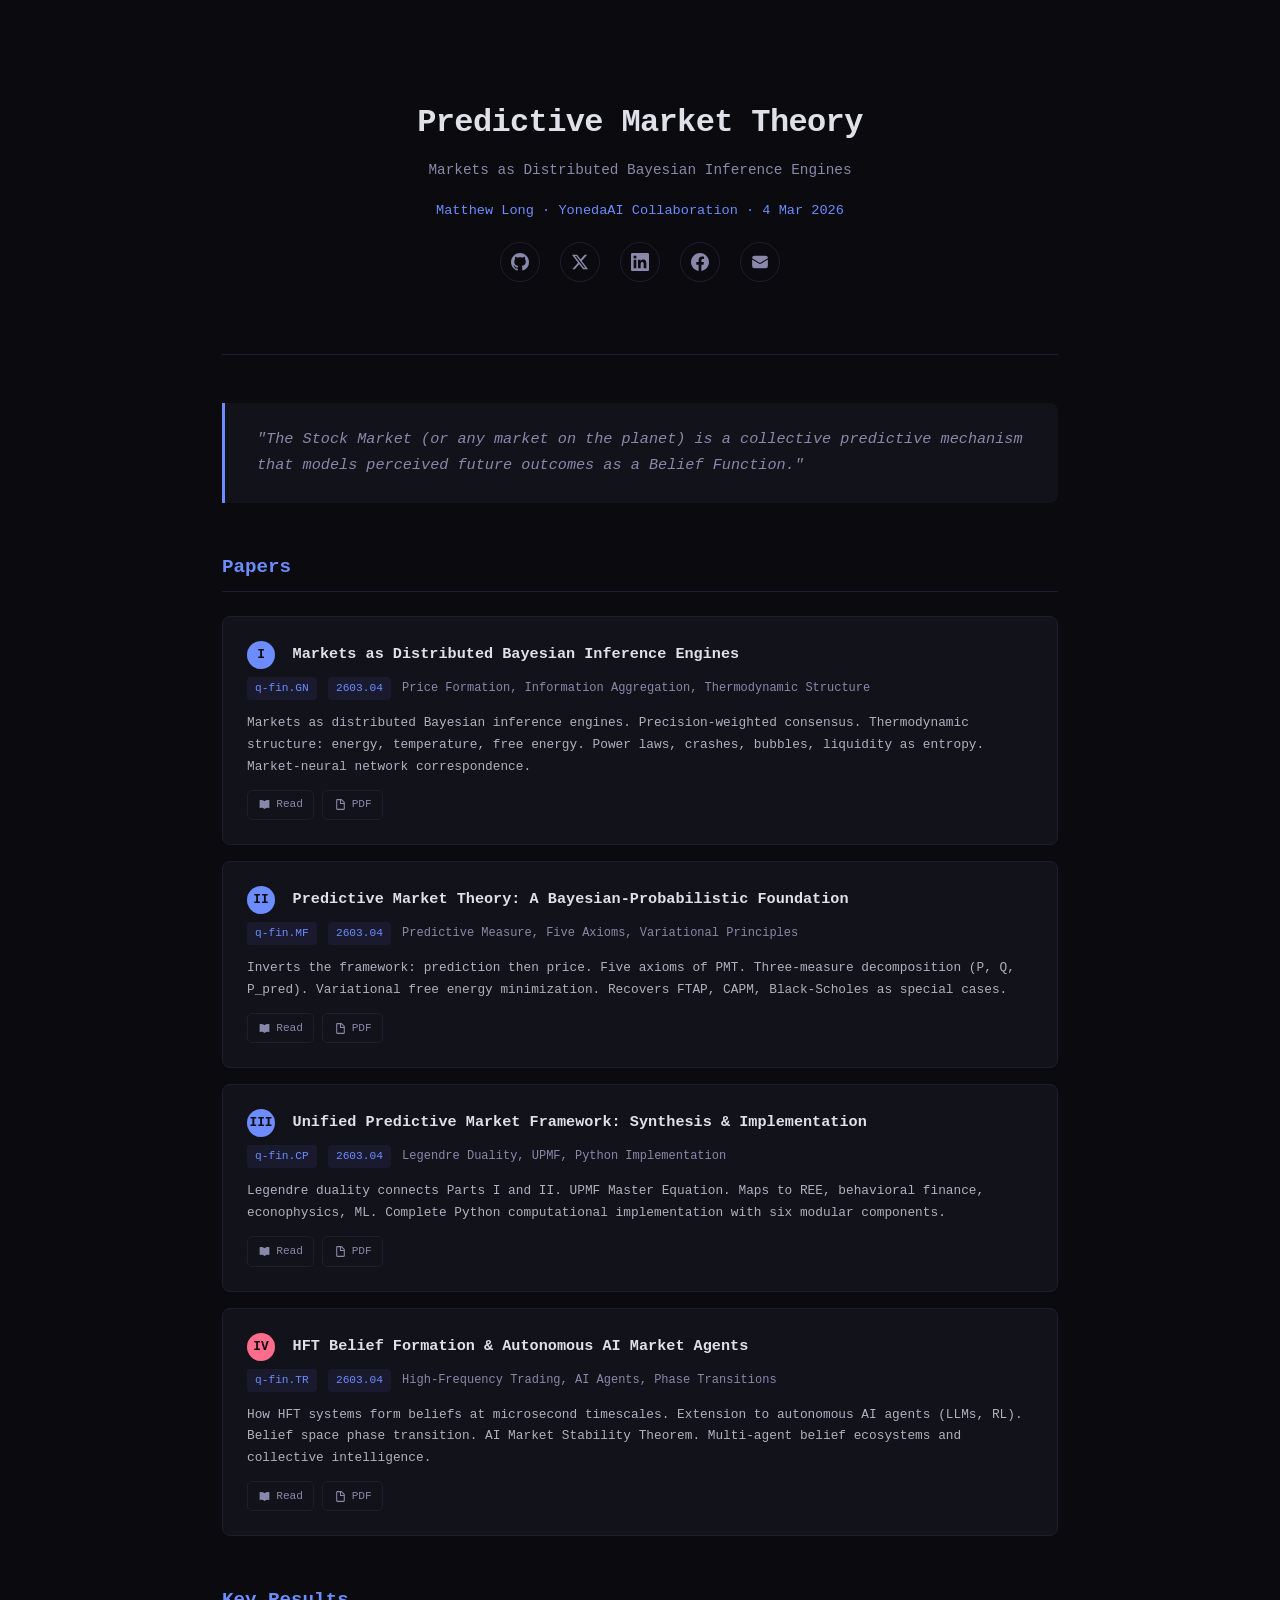
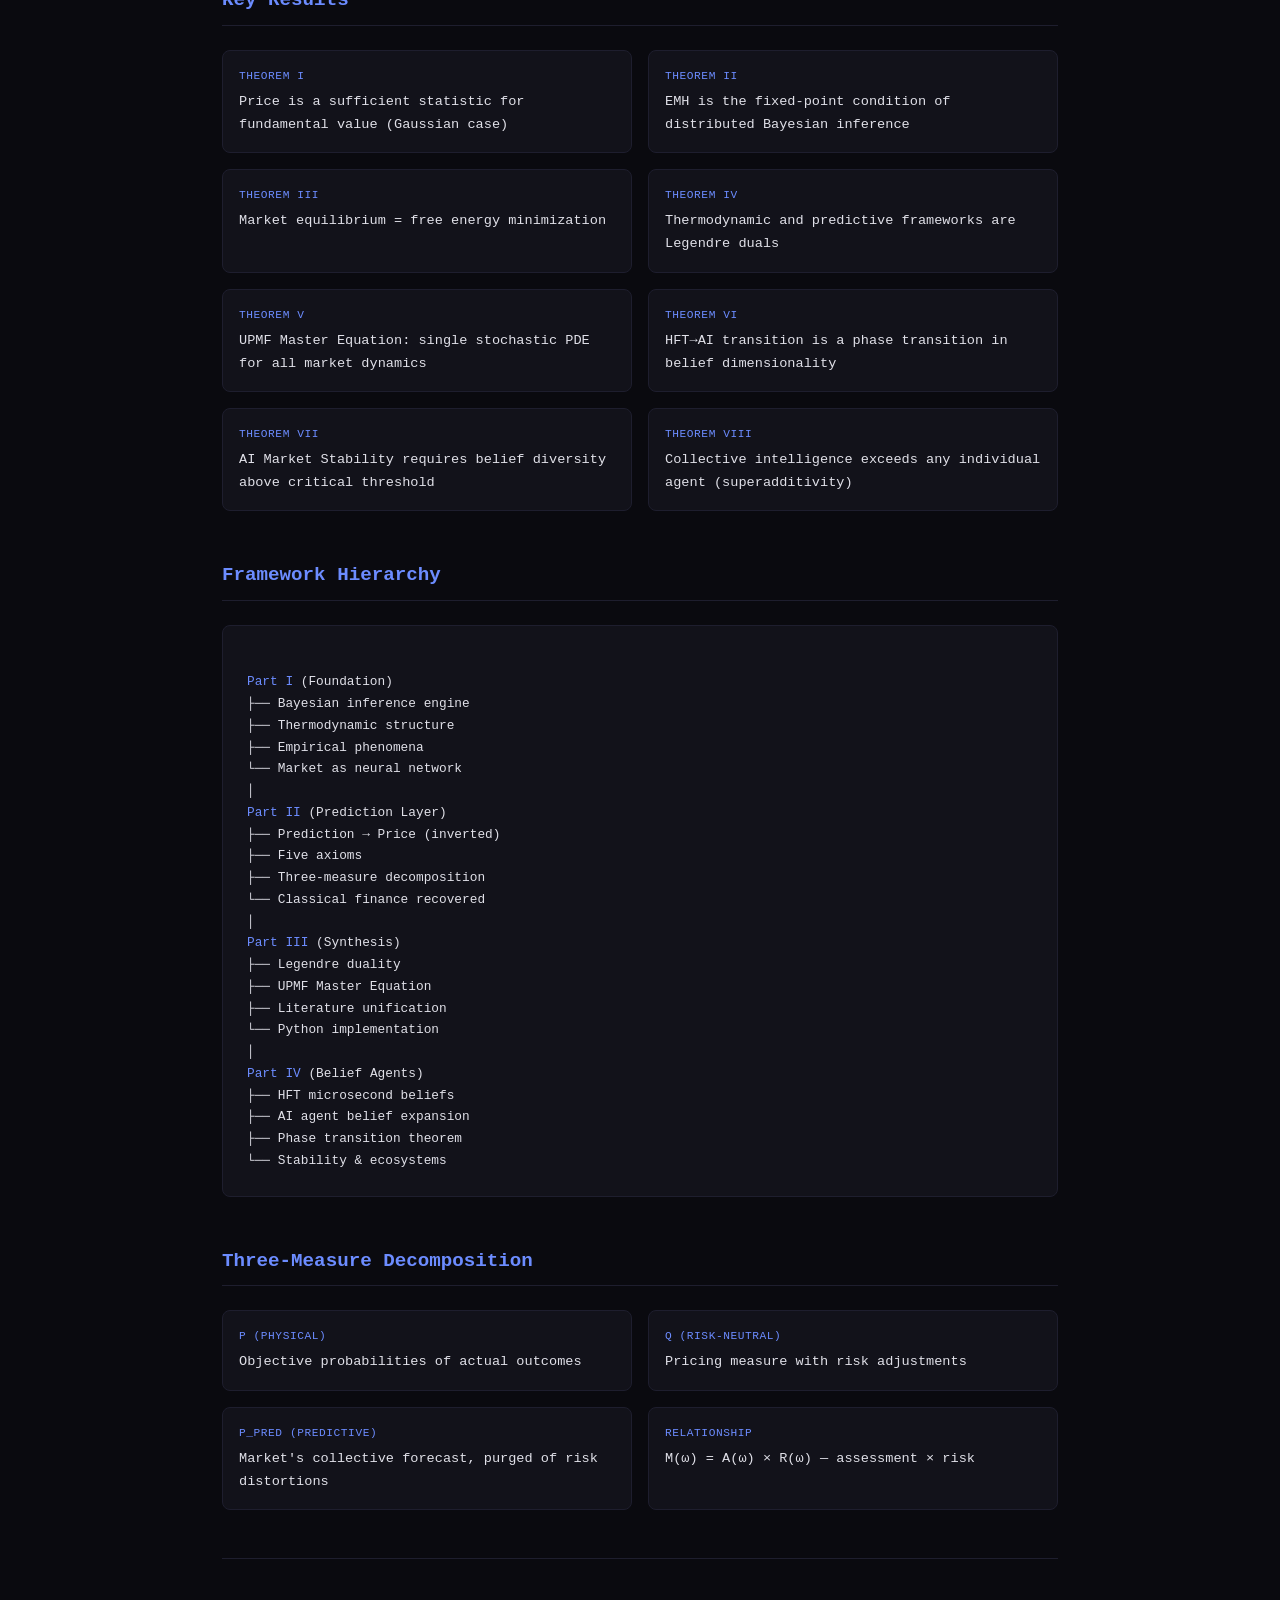
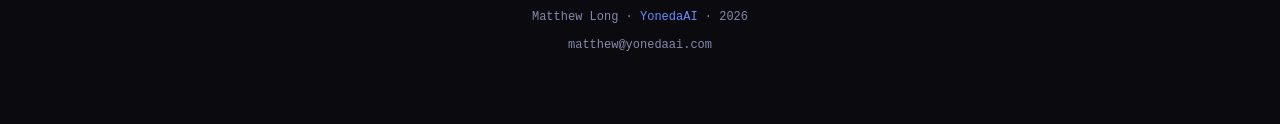
<file: docs/index.html>
<!DOCTYPE html>
<html lang="en">
<head>
  <meta charset="UTF-8">
  <meta name="viewport" content="width=device-width, initial-scale=1.0">
  <title>Predictive Market Theory — YonedaAI</title>

  <!-- OpenGraph -->
  <meta property="og:title" content="Predictive Market Theory">
  <meta property="og:description" content="Markets as Distributed Bayesian Inference Engines — A four-part treatise on belief functions, thermodynamic structure, HFT belief formation, and AI market agents.">
  <meta property="og:type" content="website">
  <meta property="og:url" content="https://magnetonio.github.io/market-theory/">
  <meta property="og:image" content="https://magnetonio.github.io/market-theory/og-image.png">
  <meta property="og:image:width" content="1200">
  <meta property="og:image:height" content="630">
  <meta property="og:site_name" content="YonedaAI">

  <!-- Twitter Card -->
  <meta name="twitter:card" content="summary_large_image">
  <meta name="twitter:title" content="Predictive Market Theory">
  <meta name="twitter:description" content="Markets as Distributed Bayesian Inference Engines — Bayesian belief functions, thermodynamic structure, HFT, and AI agents.">
  <meta name="twitter:image" content="https://magnetonio.github.io/market-theory/og-image.png">

  <!-- General Meta -->
  <meta name="description" content="Predictive Market Theory: A four-part treatise establishing markets as collective predictive mechanisms that model perceived future outcomes as belief functions.">
  <meta name="author" content="Matthew Long">
  <link rel="canonical" href="https://magnetonio.github.io/market-theory/">

  <style>
    :root {
      --bg: #0a0a0f;
      --surface: #12121a;
      --border: #1e1e2e;
      --text: #e0e0e8;
      --muted: #8888aa;
      --accent: #6c8cff;
      --accent2: #ff6c8c;
      --mono: 'SF Mono', 'Fira Code', 'Cascadia Code', monospace;
    }
    * { margin: 0; padding: 0; box-sizing: border-box; }
    body {
      font-family: var(--mono);
      background: var(--bg);
      color: var(--text);
      line-height: 1.7;
      min-height: 100vh;
    }
    .container { max-width: 900px; margin: 0 auto; padding: 2rem; }
    header {
      text-align: center;
      padding: 4rem 0 3rem;
      border-bottom: 1px solid var(--border);
    }
    header h1 {
      font-size: 2rem;
      font-weight: 700;
      letter-spacing: -0.02em;
      margin-bottom: 0.5rem;
    }
    header .subtitle {
      color: var(--muted);
      font-size: 0.9rem;
    }
    header .author {
      margin-top: 1rem;
      color: var(--accent);
      font-size: 0.85rem;
    }
    .quote {
      margin: 3rem 0;
      padding: 1.5rem 2rem;
      border-left: 3px solid var(--accent);
      background: var(--surface);
      border-radius: 0 8px 8px 0;
      font-style: italic;
      color: var(--muted);
      font-size: 0.95rem;
    }
    h2 {
      font-size: 1.2rem;
      color: var(--accent);
      margin: 3rem 0 1.5rem;
      padding-bottom: 0.5rem;
      border-bottom: 1px solid var(--border);
    }
    .papers {
      display: grid;
      gap: 1rem;
    }
    .paper {
      background: var(--surface);
      border: 1px solid var(--border);
      border-radius: 8px;
      padding: 1.5rem;
      transition: border-color 0.2s;
    }
    .paper:hover { border-color: var(--accent); }
    .paper-links {
      display: flex;
      gap: 0.5rem;
      margin-top: 0.75rem;
    }
    .paper-links a {
      display: inline-flex;
      align-items: center;
      gap: 0.3rem;
      padding: 0.3rem 0.65rem;
      border: 1px solid var(--border);
      border-radius: 5px;
      font-size: 0.7rem;
      font-family: var(--mono);
      color: var(--muted);
      transition: all 0.2s;
    }
    .paper-links a:hover {
      border-color: var(--accent);
      color: var(--accent);
      text-decoration: none;
    }
    .paper-links svg { width: 13px; height: 13px; fill: currentColor; flex-shrink: 0; }
    .paper .number {
      display: inline-block;
      background: var(--accent);
      color: var(--bg);
      width: 28px;
      height: 28px;
      line-height: 28px;
      text-align: center;
      border-radius: 50%;
      font-size: 0.8rem;
      font-weight: 700;
      margin-right: 0.5rem;
    }
    .paper .title {
      font-weight: 600;
      font-size: 0.95rem;
    }
    .paper .meta {
      color: var(--muted);
      font-size: 0.75rem;
      margin-top: 0.5rem;
    }
    .paper .desc {
      font-size: 0.8rem;
      margin-top: 0.75rem;
      color: #b0b0c0;
    }
    .tag {
      display: inline-block;
      background: #1a1a2e;
      color: var(--accent);
      padding: 2px 8px;
      border-radius: 4px;
      font-size: 0.7rem;
      margin-right: 4px;
    }
    .results {
      display: grid;
      grid-template-columns: 1fr 1fr;
      gap: 1rem;
    }
    .result {
      background: var(--surface);
      border: 1px solid var(--border);
      border-radius: 8px;
      padding: 1rem;
    }
    .result .label {
      font-size: 0.7rem;
      color: var(--accent);
      text-transform: uppercase;
      letter-spacing: 0.05em;
    }
    .result .value {
      font-size: 0.85rem;
      margin-top: 0.25rem;
    }
    .hierarchy {
      background: var(--surface);
      border: 1px solid var(--border);
      border-radius: 8px;
      padding: 1.5rem;
      font-size: 0.8rem;
      white-space: pre-line;
    }
    .hierarchy code {
      color: var(--accent);
    }
    footer {
      text-align: center;
      padding: 3rem 0 2rem;
      color: var(--muted);
      font-size: 0.75rem;
      border-top: 1px solid var(--border);
      margin-top: 3rem;
    }
    a { color: var(--accent); text-decoration: none; }
    a:hover { text-decoration: underline; }
    .social-icons {
      display: flex;
      justify-content: center;
      gap: 1.25rem;
      margin: 1.5rem 0;
    }
    .social-icons a {
      display: inline-flex;
      align-items: center;
      justify-content: center;
      width: 40px;
      height: 40px;
      border-radius: 50%;
      border: 1px solid var(--border);
      color: var(--muted);
      transition: all 0.2s;
    }
    .social-icons a:hover {
      color: var(--accent);
      border-color: var(--accent);
      background: rgba(108,140,255,0.08);
      text-decoration: none;
    }
    .social-icons svg {
      width: 18px;
      height: 18px;
      fill: currentColor;
    }
    .header-social {
      margin-top: 1.25rem;
    }
    @media (max-width: 600px) {
      .results { grid-template-columns: 1fr; }
      .container { padding: 1rem; }
      header h1 { font-size: 1.5rem; }
    }
  </style>
</head>
<body>
  <div class="container">
    <header>
      <h1>Predictive Market Theory</h1>
      <div class="subtitle">Markets as Distributed Bayesian Inference Engines</div>
      <div class="author">Matthew Long · YonedaAI Collaboration · 4 Mar 2026</div>
      <div class="social-icons header-social">
        <a href="https://github.com/MagnetonIO/market-theory" title="GitHub" aria-label="GitHub">
          <svg viewBox="0 0 24 24"><path d="M12 0C5.37 0 0 5.37 0 12c0 5.31 3.435 9.795 8.205 11.385.6.105.825-.255.825-.57 0-.285-.015-1.23-.015-2.235-3.015.555-3.795-.735-4.035-1.41-.135-.345-.72-1.41-1.23-1.695-.42-.225-1.02-.78-.015-.795.945-.015 1.62.87 1.845 1.23 1.08 1.815 2.805 1.305 3.495.99.105-.78.42-1.305.765-1.605-2.67-.3-5.46-1.335-5.46-5.925 0-1.305.465-2.385 1.23-3.225-.12-.3-.54-1.53.12-3.18 0 0 1.005-.315 3.3 1.23.96-.27 1.98-.405 3-.405s2.04.135 3 .405c2.295-1.56 3.3-1.23 3.3-1.23.66 1.65.24 2.88.12 3.18.765.84 1.23 1.905 1.23 3.225 0 4.605-2.805 5.625-5.475 5.925.435.375.81 1.095.81 2.22 0 1.605-.015 2.895-.015 3.3 0 .315.225.69.825.57A12.02 12.02 0 0024 12c0-6.63-5.37-12-12-12z"/></svg>
        </a>
        <a href="https://twitter.com/intent/tweet?text=Predictive%20Market%20Theory%20%E2%80%94%20Markets%20as%20Distributed%20Bayesian%20Inference%20Engines&url=https://magnetonio.github.io/market-theory/" title="Share on X" aria-label="Share on X">
          <svg viewBox="0 0 24 24"><path d="M18.244 2.25h3.308l-7.227 8.26 8.502 11.24H16.17l-5.214-6.817L4.99 21.75H1.68l7.73-8.835L1.254 2.25H8.08l4.713 6.231zm-1.161 17.52h1.833L7.084 4.126H5.117z"/></svg>
        </a>
        <a href="https://www.linkedin.com/sharing/share-offsite/?url=https://magnetonio.github.io/market-theory/" title="Share on LinkedIn" aria-label="Share on LinkedIn">
          <svg viewBox="0 0 24 24"><path d="M20.447 20.452h-3.554v-5.569c0-1.328-.027-3.037-1.852-3.037-1.853 0-2.136 1.445-2.136 2.939v5.667H9.351V9h3.414v1.561h.046c.477-.9 1.637-1.85 3.37-1.85 3.601 0 4.267 2.37 4.267 5.455v6.286zM5.337 7.433a2.062 2.062 0 01-2.063-2.065 2.064 2.064 0 112.063 2.065zm1.782 13.019H3.555V9h3.564v11.452zM22.225 0H1.771C.792 0 0 .774 0 1.729v20.542C0 23.227.792 24 1.771 24h20.451C23.2 24 24 23.227 24 22.271V1.729C24 .774 23.2 0 22.222 0h.003z"/></svg>
        </a>
        <a href="https://www.facebook.com/sharer/sharer.php?u=https://magnetonio.github.io/market-theory/" title="Share on Facebook" aria-label="Share on Facebook">
          <svg viewBox="0 0 24 24"><path d="M24 12.073c0-6.627-5.373-12-12-12s-12 5.373-12 12c0 5.99 4.388 10.954 10.125 11.854v-8.385H7.078v-3.47h3.047V9.43c0-3.007 1.792-4.669 4.533-4.669 1.312 0 2.686.235 2.686.235v2.953H15.83c-1.491 0-1.956.925-1.956 1.874v2.25h3.328l-.532 3.47h-2.796v8.385C19.612 23.027 24 18.062 24 12.073z"/></svg>
        </a>
        <a href="mailto:matthew@yonedaai.com" title="Email" aria-label="Email">
          <svg viewBox="0 0 24 24"><path d="M1.5 8.67v8.58a3 3 0 003 3h15a3 3 0 003-3V8.67l-8.928 5.493a3 3 0 01-3.144 0L1.5 8.67z"/><path d="M22.5 6.908V6.75a3 3 0 00-3-3h-15a3 3 0 00-3 3v.158l9.714 5.978a1.5 1.5 0 001.572 0L22.5 6.908z"/></svg>
        </a>
      </div>
    </header>

    <div class="quote">
      "The Stock Market (or any market on the planet) is a collective predictive mechanism
      that models perceived future outcomes as a Belief Function."
    </div>

    <h2>Papers</h2>
    <div class="papers">
      <div class="paper">
        <span class="number">I</span>
        <span class="title">Markets as Distributed Bayesian Inference Engines</span>
        <div class="meta">
          <span class="tag">q-fin.GN</span>
          <span class="tag">2603.04</span>
          Price Formation, Information Aggregation, Thermodynamic Structure
        </div>
        <div class="desc">
          Markets as distributed Bayesian inference engines. Precision-weighted consensus.
          Thermodynamic structure: energy, temperature, free energy. Power laws, crashes,
          bubbles, liquidity as entropy. Market-neural network correspondence.
        </div>
        <div class="paper-links">
          <a href="markets_bayesian.html"><svg viewBox="0 0 24 24"><path d="M12 6.042A8.967 8.967 0 006 3.75c-1.052 0-2.062.18-3 .512v14.25A8.987 8.987 0 016 18c2.305 0 4.408.867 6 2.292m0-14.25a8.966 8.966 0 016-2.292c1.052 0 2.062.18 3 .512v14.25A8.987 8.987 0 0018 18a8.967 8.967 0 00-6 2.292m0-14.25v14.25"/></svg>Read</a>
          <a href="papers/pdf/markets_bayesian.pdf"><svg viewBox="0 0 24 24"><path d="M14 2H6a2 2 0 00-2 2v16a2 2 0 002 2h12a2 2 0 002-2V8l-6-6zm-1 1.5L18.5 9H13V3.5zM6 20V4h5v7h7v9H6z"/></svg>PDF</a>
        </div>
      </div>
      <div class="paper">
        <span class="number">II</span>
        <span class="title">Predictive Market Theory: A Bayesian-Probabilistic Foundation</span>
        <div class="meta">
          <span class="tag">q-fin.MF</span>
          <span class="tag">2603.04</span>
          Predictive Measure, Five Axioms, Variational Principles
        </div>
        <div class="desc">
          Inverts the framework: prediction then price. Five axioms of PMT. Three-measure
          decomposition (P, Q, P_pred). Variational free energy minimization. Recovers
          FTAP, CAPM, Black-Scholes as special cases.
        </div>
        <div class="paper-links">
          <a href="predictive_market_theory.html"><svg viewBox="0 0 24 24"><path d="M12 6.042A8.967 8.967 0 006 3.75c-1.052 0-2.062.18-3 .512v14.25A8.987 8.987 0 016 18c2.305 0 4.408.867 6 2.292m0-14.25a8.966 8.966 0 016-2.292c1.052 0 2.062.18 3 .512v14.25A8.987 8.987 0 0018 18a8.967 8.967 0 00-6 2.292m0-14.25v14.25"/></svg>Read</a>
          <a href="papers/pdf/predictive_market_theory.pdf"><svg viewBox="0 0 24 24"><path d="M14 2H6a2 2 0 00-2 2v16a2 2 0 002 2h12a2 2 0 002-2V8l-6-6zm-1 1.5L18.5 9H13V3.5zM6 20V4h5v7h7v9H6z"/></svg>PDF</a>
        </div>
      </div>
      <div class="paper">
        <span class="number">III</span>
        <span class="title">Unified Predictive Market Framework: Synthesis & Implementation</span>
        <div class="meta">
          <span class="tag">q-fin.CP</span>
          <span class="tag">2603.04</span>
          Legendre Duality, UPMF, Python Implementation
        </div>
        <div class="desc">
          Legendre duality connects Parts I and II. UPMF Master Equation. Maps to REE,
          behavioral finance, econophysics, ML. Complete Python computational implementation
          with six modular components.
        </div>
        <div class="paper-links">
          <a href="unified_predictive_markets.html"><svg viewBox="0 0 24 24"><path d="M12 6.042A8.967 8.967 0 006 3.75c-1.052 0-2.062.18-3 .512v14.25A8.987 8.987 0 016 18c2.305 0 4.408.867 6 2.292m0-14.25a8.966 8.966 0 016-2.292c1.052 0 2.062.18 3 .512v14.25A8.987 8.987 0 0018 18a8.967 8.967 0 00-6 2.292m0-14.25v14.25"/></svg>Read</a>
          <a href="papers/pdf/unified_predictive_markets.pdf"><svg viewBox="0 0 24 24"><path d="M14 2H6a2 2 0 00-2 2v16a2 2 0 002 2h12a2 2 0 002-2V8l-6-6zm-1 1.5L18.5 9H13V3.5zM6 20V4h5v7h7v9H6z"/></svg>PDF</a>
        </div>
      </div>
      <div class="paper">
        <span class="number" style="background: var(--accent2);">IV</span>
        <span class="title">HFT Belief Formation & Autonomous AI Market Agents</span>
        <div class="meta">
          <span class="tag">q-fin.TR</span>
          <span class="tag">2603.04</span>
          High-Frequency Trading, AI Agents, Phase Transitions
        </div>
        <div class="desc">
          How HFT systems form beliefs at microsecond timescales. Extension to autonomous
          AI agents (LLMs, RL). Belief space phase transition. AI Market Stability Theorem.
          Multi-agent belief ecosystems and collective intelligence.
        </div>
        <div class="paper-links">
          <a href="hft_belief_formation.html"><svg viewBox="0 0 24 24"><path d="M12 6.042A8.967 8.967 0 006 3.75c-1.052 0-2.062.18-3 .512v14.25A8.987 8.987 0 016 18c2.305 0 4.408.867 6 2.292m0-14.25a8.966 8.966 0 016-2.292c1.052 0 2.062.18 3 .512v14.25A8.987 8.987 0 0018 18a8.967 8.967 0 00-6 2.292m0-14.25v14.25"/></svg>Read</a>
          <a href="papers/pdf/hft_belief_formation.pdf"><svg viewBox="0 0 24 24"><path d="M14 2H6a2 2 0 00-2 2v16a2 2 0 002 2h12a2 2 0 002-2V8l-6-6zm-1 1.5L18.5 9H13V3.5zM6 20V4h5v7h7v9H6z"/></svg>PDF</a>
        </div>
      </div>
    </div>

    <h2>Key Results</h2>
    <div class="results">
      <div class="result">
        <div class="label">Theorem I</div>
        <div class="value">Price is a sufficient statistic for fundamental value (Gaussian case)</div>
      </div>
      <div class="result">
        <div class="label">Theorem II</div>
        <div class="value">EMH is the fixed-point condition of distributed Bayesian inference</div>
      </div>
      <div class="result">
        <div class="label">Theorem III</div>
        <div class="value">Market equilibrium = free energy minimization</div>
      </div>
      <div class="result">
        <div class="label">Theorem IV</div>
        <div class="value">Thermodynamic and predictive frameworks are Legendre duals</div>
      </div>
      <div class="result">
        <div class="label">Theorem V</div>
        <div class="value">UPMF Master Equation: single stochastic PDE for all market dynamics</div>
      </div>
      <div class="result">
        <div class="label">Theorem VI</div>
        <div class="value">HFT→AI transition is a phase transition in belief dimensionality</div>
      </div>
      <div class="result">
        <div class="label">Theorem VII</div>
        <div class="value">AI Market Stability requires belief diversity above critical threshold</div>
      </div>
      <div class="result">
        <div class="label">Theorem VIII</div>
        <div class="value">Collective intelligence exceeds any individual agent (superadditivity)</div>
      </div>
    </div>

    <h2>Framework Hierarchy</h2>
    <div class="hierarchy">
<code>Part I</code> (Foundation)
  ├── Bayesian inference engine
  ├── Thermodynamic structure
  ├── Empirical phenomena
  └── Market as neural network
        │
<code>Part II</code> (Prediction Layer)
  ├── Prediction → Price (inverted)
  ├── Five axioms
  ├── Three-measure decomposition
  └── Classical finance recovered
        │
<code>Part III</code> (Synthesis)
  ├── Legendre duality
  ├── UPMF Master Equation
  ├── Literature unification
  └── Python implementation
        │
<code>Part IV</code> (Belief Agents)
  ├── HFT microsecond beliefs
  ├── AI agent belief expansion
  ├── Phase transition theorem
  └── Stability & ecosystems
    </div>

    <h2>Three-Measure Decomposition</h2>
    <div class="results">
      <div class="result">
        <div class="label">P (Physical)</div>
        <div class="value">Objective probabilities of actual outcomes</div>
      </div>
      <div class="result">
        <div class="label">Q (Risk-neutral)</div>
        <div class="value">Pricing measure with risk adjustments</div>
      </div>
      <div class="result">
        <div class="label">P_pred (Predictive)</div>
        <div class="value">Market's collective forecast, purged of risk distortions</div>
      </div>
      <div class="result">
        <div class="label">Relationship</div>
        <div class="value">M(ω) = A(ω) × R(ω) — assessment × risk</div>
      </div>
    </div>

    <footer>
      <p>Matthew Long · <a href="https://yonedaai.com">YonedaAI</a> · 2026</p>
      <p style="margin-top: 0.5rem;">matthew@yonedaai.com</p>
    </footer>
  </div>
</body>
</html>
</file>
